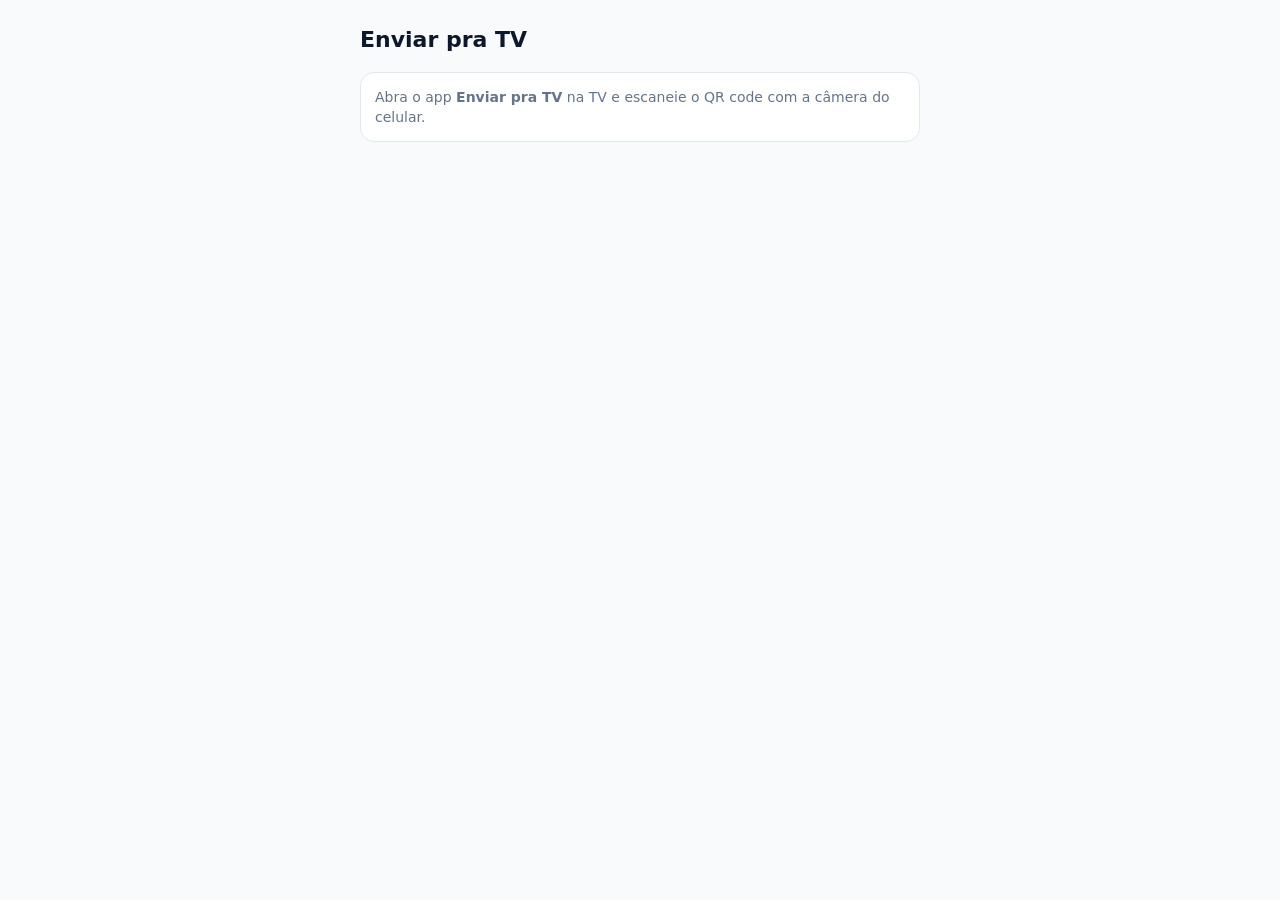
<file: send/index.html>
<!DOCTYPE html>
<html lang="pt-BR">
<head>
<meta charset="utf-8">
<meta name="viewport" content="width=device-width, initial-scale=1, viewport-fit=cover">
<meta name="theme-color" content="#4f46e5">
<title>Enviar pra TV</title>
<link rel="manifest" href="manifest.webmanifest">
<link rel="icon" href="icon-192.png">
<link rel="apple-touch-icon" href="icon-192.png">
<style>
  :root { --bg: #f8fafc; --card: #fff; --text: #0f172a; --muted: #64748b; --line: #e2e8f0; --accent: #4f46e5; --ok: #16a34a; --err: #dc2626; }
  @media (prefers-color-scheme: dark) {
    :root { --bg: #0b1020; --card: #141b2e; --text: #e2e8f0; --muted: #94a3b8; --line: #243049; --accent: #818cf8; --ok: #4ade80; --err: #f87171; }
  }
  * { box-sizing: border-box; }
  body { margin: 0; background: var(--bg); color: var(--text); font: 16px/1.45 -apple-system, system-ui, "Segoe UI", Roboto, sans-serif;
    padding: max(16px, env(safe-area-inset-top)) 16px max(24px, env(safe-area-inset-bottom)); }
  main { max-width: 560px; margin: 0 auto; }
  h1 { font-size: 22px; margin: 8px 0 4px; }
  .sub { color: var(--muted); font-size: 14px; margin-bottom: 16px; }
  .card { background: var(--card); border: 1px solid var(--line); border-radius: 14px; padding: 14px; margin-bottom: 14px; }
  textarea { width: 100%; min-height: 96px; resize: vertical; border: 1px solid var(--line); border-radius: 10px; padding: 10px 12px;
    font: inherit; background: transparent; color: var(--text); }
  .row { display: flex; gap: 8px; margin-top: 10px; flex-wrap: wrap; }
  button, label.btn { flex: 1 1 auto; min-height: 44px; border: 0; border-radius: 10px; padding: 0 14px; font: inherit; font-weight: 600;
    background: var(--line); color: var(--text); display: inline-flex; align-items: center; justify-content: center; cursor: pointer; }
  button.primary { background: var(--accent); color: #fff; }
  button:disabled { opacity: .5; }
  input[type=file] { display: none; }
  .status { min-height: 22px; font-size: 14px; margin-top: 10px; }
  .status.ok { color: var(--ok); } .status.err { color: var(--err); }
  h2 { font-size: 13px; text-transform: uppercase; letter-spacing: .08em; color: var(--muted); margin: 18px 0 8px; }
  ul { list-style: none; padding: 0; margin: 0; }
  li { padding: 10px 0; border-bottom: 1px solid var(--line); font-size: 14px; overflow-wrap: anywhere; }
  li small { color: var(--muted); display: block; }
  .setup { color: var(--muted); font-size: 14px; }
  code { font-size: 13px; overflow-wrap: anywhere; }
</style>
</head>
<body>
<main>
  <h1>Enviar pra TV</h1>
  <div class="sub" id="channel"></div>

  <div id="app" hidden>
    <div class="card">
      <textarea id="text" placeholder="Cole um link (YouTube, vídeo, foto, site) ou escreva um recado"></textarea>
      <div class="row">
        <button id="paste" type="button">Colar</button>
        <button id="send" class="primary" type="button">Enviar</button>
      </div>
      <div class="row">
        <label class="btn" for="file">Foto ou vídeo do celular</label>
        <input id="file" type="file" accept="image/*,video/*,audio/*">
      </div>
      <div id="status" class="status"></div>
    </div>
    <h2>Enviados</h2>
    <ul id="sent"></ul>
  </div>

  <div id="setup" class="card setup" hidden>
    Abra o app <b>Enviar pra TV</b> na TV e escaneie o QR code com a câmera do celular.
  </div>
</main>

<script>
(() => {
  const NTFY = 'https://ntfy.sh/';
  const $ = (id) => document.getElementById(id);

  // Topic comes in the URL fragment from the TV's QR code (never sent to the server) and is remembered.
  const fromHash = new URLSearchParams(location.hash.slice(1)).get('t');
  if (fromHash) { localStorage.setItem('topic', fromHash); history.replaceState(null, '', location.pathname + location.search); }
  const topic = localStorage.getItem('topic');
  if (!topic) { $('setup').hidden = false; return; }
  $('app').hidden = false;
  $('channel').textContent = 'Canal: ' + topic;

  const sent = JSON.parse(localStorage.getItem('sent') || '[]');
  const renderSent = () => {
    $('sent').innerHTML = '';
    sent.slice(0, 15).forEach((s) => {
      const li = document.createElement('li');
      li.textContent = s.text;
      const small = document.createElement('small');
      small.textContent = new Date(s.at).toLocaleString('pt-BR');
      li.appendChild(small);
      $('sent').appendChild(li);
    });
  };
  const remember = (text) => { sent.unshift({ text, at: Date.now() }); localStorage.setItem('sent', JSON.stringify(sent.slice(0, 30))); renderSent(); };
  const status = (msg, cls) => { $('status').textContent = msg; $('status').className = 'status ' + (cls || ''); };

  async function sendText(text) {
    text = (text || '').trim();
    if (!text) { status('Escreva ou cole algo primeiro.', 'err'); return; }
    $('send').disabled = true; status('Enviando…');
    try {
      const r = await fetch(NTFY + topic, { method: 'POST', body: text });
      if (!r.ok) throw new Error('HTTP ' + r.status);
      remember(text); $('text').value = ''; status('Enviado ✓ — abrindo na TV', 'ok');
    } catch (e) { status('Falhou: ' + e.message, 'err'); }
    $('send').disabled = false;
  }

  async function sendFile(file) {
    if (file.size > 15 * 1024 * 1024) { status('Arquivo maior que 15 MB (limite do ntfy.sh).', 'err'); return; }
    status('Enviando ' + file.name + '…');
    try {
      const r = await fetch(NTFY + topic, { method: 'PUT', body: file, headers: { Filename: file.name } });
      if (!r.ok) throw new Error('HTTP ' + r.status);
      remember('📎 ' + file.name); status('Enviado ✓ — abrindo na TV', 'ok');
    } catch (e) { status('Falhou: ' + e.message, 'err'); }
  }

  $('send').onclick = () => sendText($('text').value);
  $('file').onchange = (e) => { if (e.target.files[0]) sendFile(e.target.files[0]); e.target.value = ''; };
  $('paste').onclick = async () => {
    try { $('text').value = await navigator.clipboard.readText(); }
    catch (e) { status('Não consegui ler a área de transferência — cole manualmente.', 'err'); }
  };
  renderSent();

  // Android "Compartilhar" (Web Share Target): ?title=&text=&url= → send right away
  const q = new URLSearchParams(location.search);
  const shared = q.get('url') || (q.get('text') || '').match(/https?:\/\/\S+/)?.[0] || q.get('text');
  if (shared) { history.replaceState(null, '', location.pathname); sendText(shared); }

  if ('serviceWorker' in navigator) navigator.serviceWorker.register('sw.js').catch(() => {});
})();
</script>
</body>
</html>
</file>
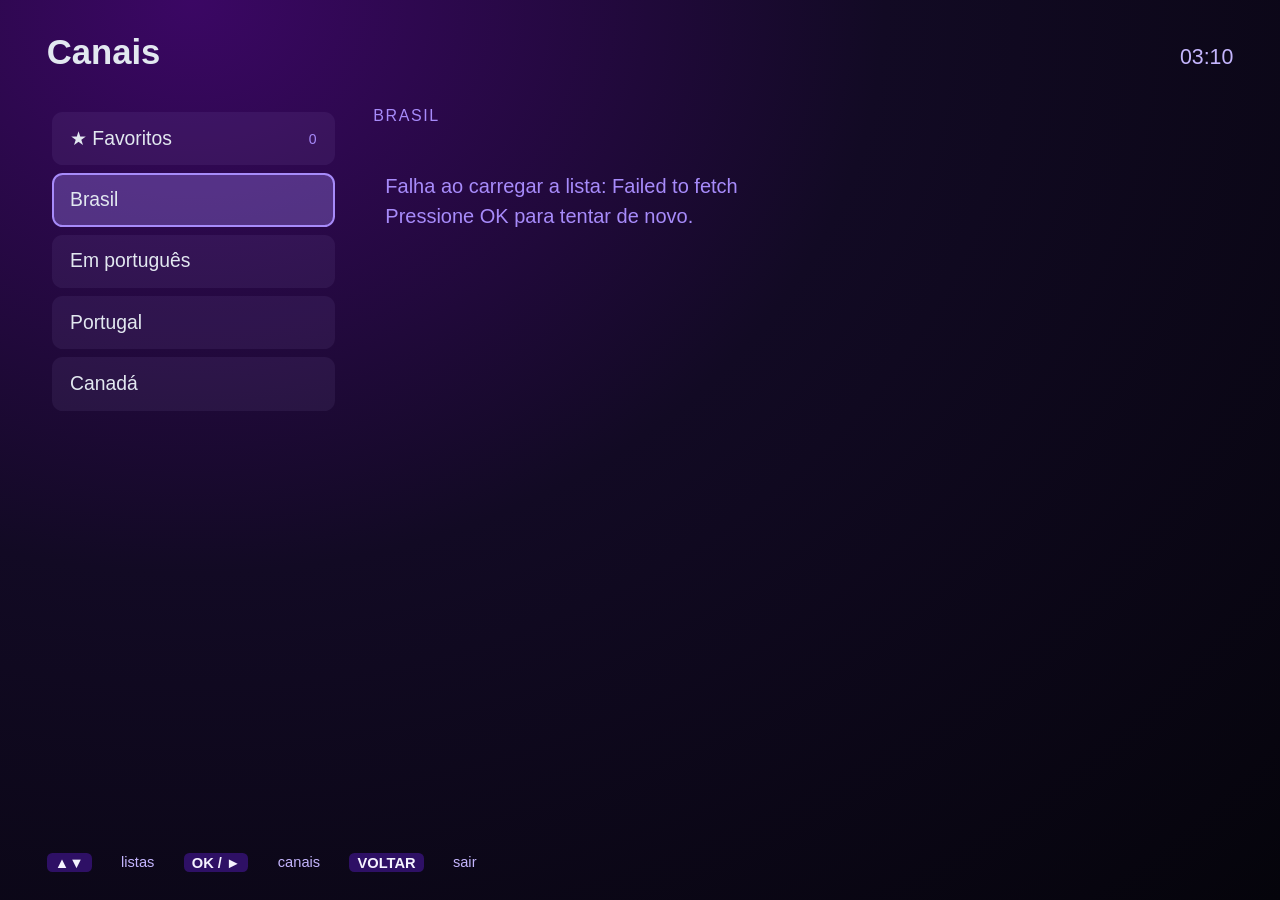
<file: apps/canais/index.html>
<!DOCTYPE html>
<html lang="pt-BR">
<head>
<meta charset="utf-8">
<title>Canais</title>
<link rel="stylesheet" href="style.css">
</head>
<body>
  <div id="browse" class="browse">
    <header>
      <div class="brand">Canais</div>
      <div id="clock" class="clock"></div>
    </header>
    <main>
      <nav id="sources" class="sources"></nav>
      <section class="channels-box">
        <div id="list-title" class="list-title"></div>
        <div id="channels" class="channels"></div>
      </section>
    </main>
    <footer id="hints" class="hints"></footer>
  </div>

  <div id="player" class="player hidden">
    <video id="video" autoplay></video>
    <div id="osd" class="osd"></div>
    <div id="pstatus" class="pstatus"></div>
  </div>

  <script src="app.js"></script>
</body>
</html>
</file>
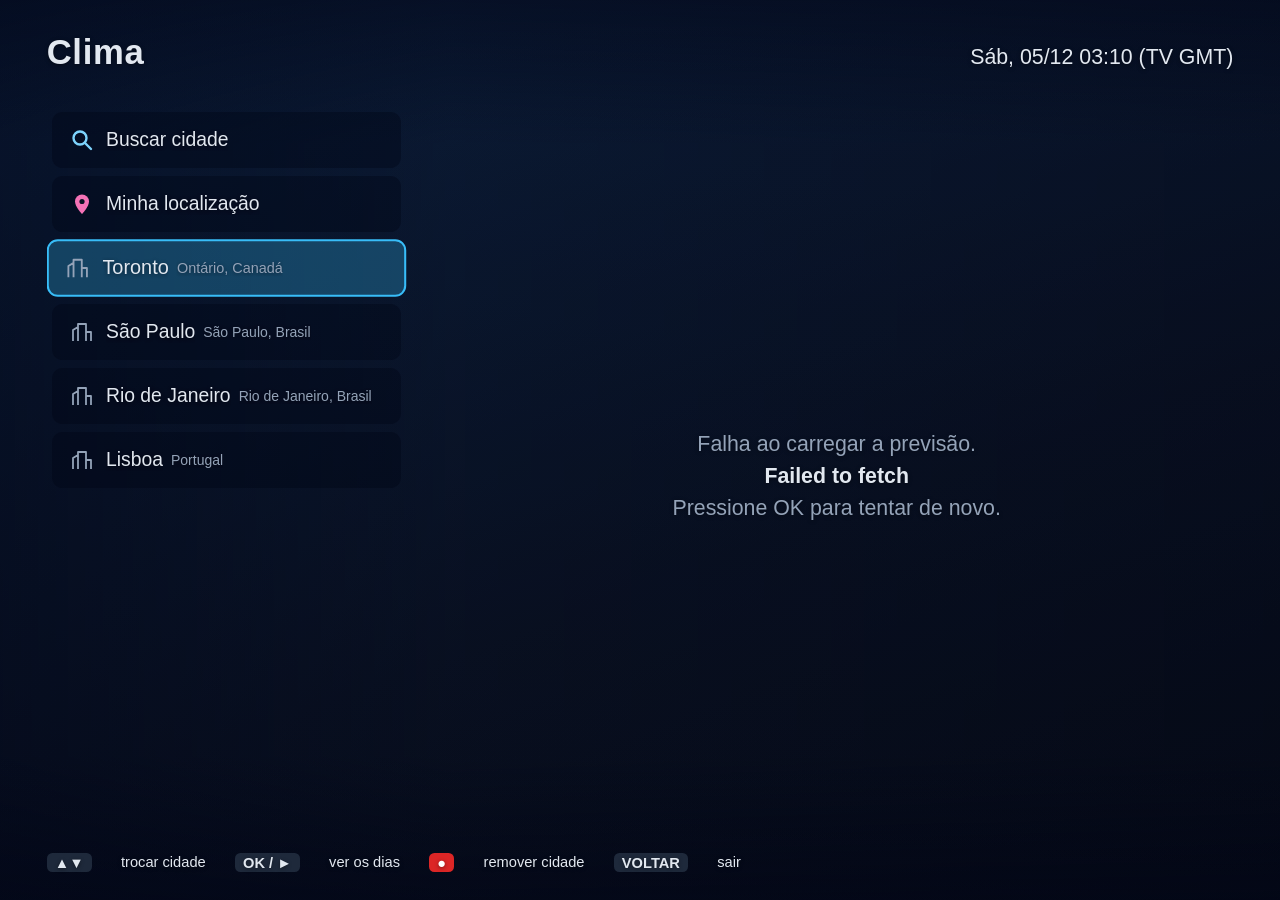
<file: apps/clima/index.html>
<!DOCTYPE html>
<html lang="pt-BR">
<head>
<meta charset="utf-8">
<title>Clima</title>
<link rel="stylesheet" href="style.css">
</head>
<body>
  <div class="scene"></div>
  <div class="scene"></div>
  <div class="scene-shade"></div>

  <header>
    <div class="brand">Clima</div>
    <div id="clock" class="clock"></div>
  </header>

  <main>
    <nav id="list" class="list"></nav>
    <section id="panel" class="panel"></section>
  </main>

  <footer id="hints" class="hints"></footer>

  <div id="search" class="overlay hidden">
    <div class="dialog">
      <div class="dialog-title">Buscar cidade</div>
      <input id="query" type="text" placeholder="Digite o nome da cidade e pressione OK" autocomplete="off">
      <div id="search-status" class="search-status"></div>
      <div id="results" class="results"></div>
    </div>
  </div>

  <script src="app.js"></script>
</body>
</html>
</file>
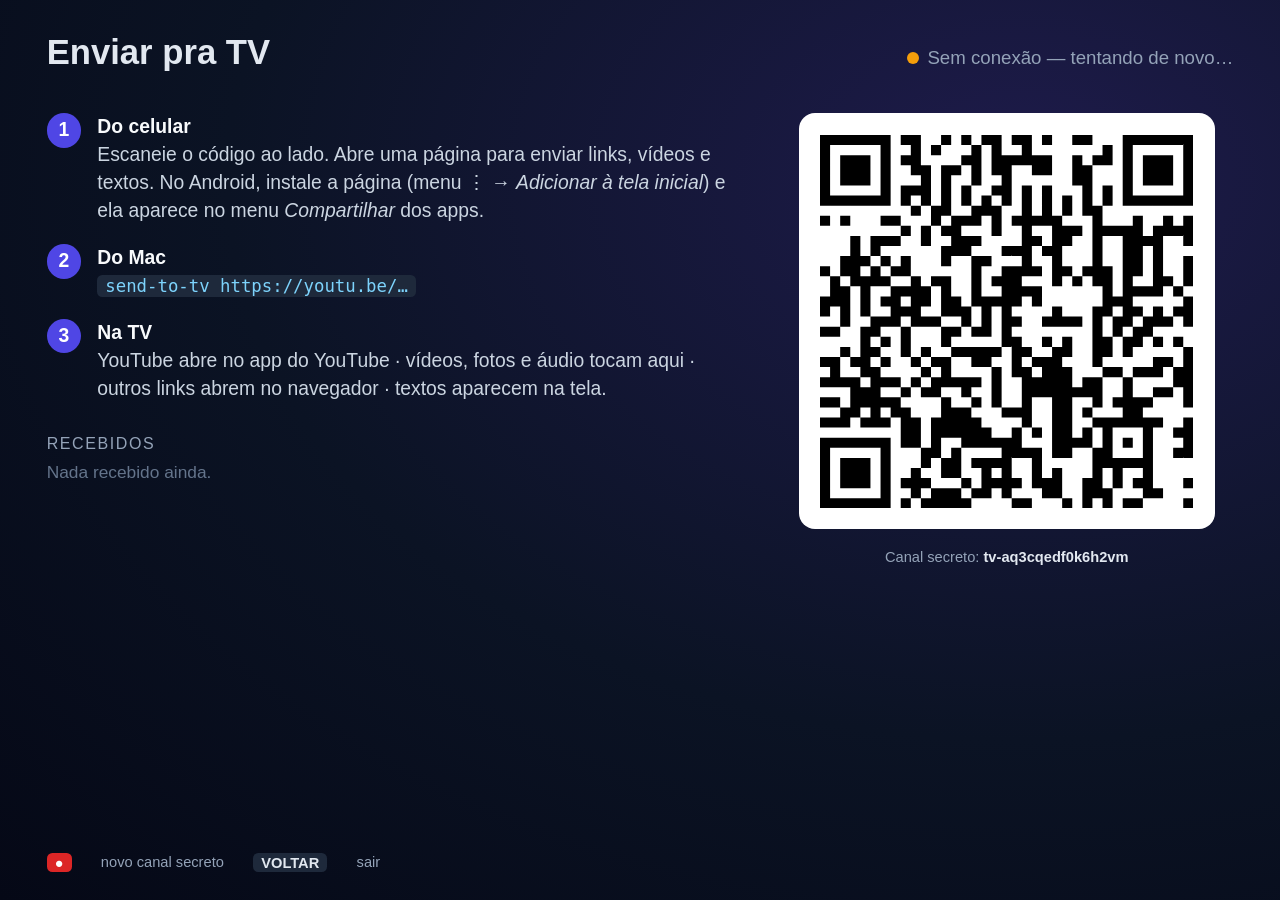
<file: apps/enviar/index.html>
<!DOCTYPE html>
<html lang="pt-BR">
<head>
<meta charset="utf-8">
<title>Enviar pra TV</title>
<link rel="stylesheet" href="style.css">
</head>
<body>
  <header>
    <div class="brand">Enviar pra TV</div>
    <div id="status" class="status"></div>
  </header>

  <main>
    <section class="how">
      <div class="step"><span class="n">1</span><div><b>Do celular</b><br>Escaneie o código ao lado. Abre uma página para enviar links, vídeos e textos.
        No Android, instale a página (menu ⋮ → <i>Adicionar à tela inicial</i>) e ela aparece no menu <i>Compartilhar</i> dos apps.</div></div>
      <div class="step"><span class="n">2</span><div><b>Do Mac</b><br><code>send-to-tv https://youtu.be/…</code></div></div>
      <div class="step"><span class="n">3</span><div><b>Na TV</b><br>YouTube abre no app do YouTube · vídeos, fotos e áudio tocam aqui · outros links abrem no navegador · textos aparecem na tela.</div></div>
      <div class="title">Recebidos</div>
      <div id="history" class="history"></div>
    </section>
    <section class="qr-box">
      <div id="qr" class="qr"></div>
      <div id="channel" class="channel"></div>
    </section>
  </main>

  <footer id="hints" class="hints"></footer>

  <div id="viewer" class="viewer hidden"></div>

  <script src="lib/qrcode.js"></script>
  <script src="app.js"></script>
</body>
</html>
</file>
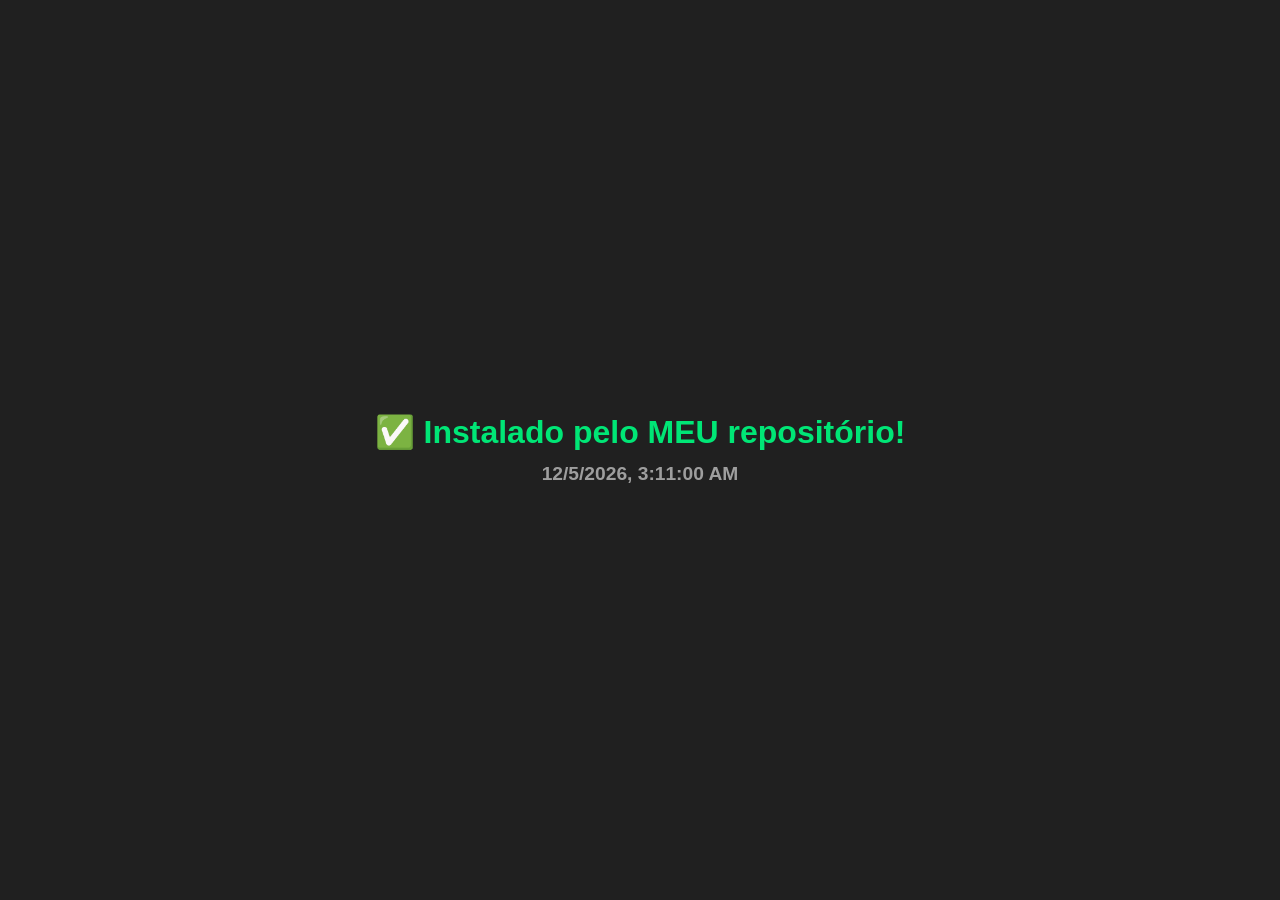
<file: apps/hello-tv/index.html>
<!DOCTYPE html>
<html>
<head>
<title>Hello TV</title>
<style type="text/css">
    body {
        width: 100%;
        height: 100%;
        margin: 0;
        background-color: #202020;
        font-family: sans-serif;
    }
    div {
        position: absolute;
        height: 100%;
        width: 100%;
        display: table;
    }
    h1 {
        display: table-cell;
        vertical-align: middle;
        text-align: center;
        color: #00e676;
    }
    p {
        display: table-cell;
        vertical-align: middle;
        text-align: center;
        color: #cccccc;
        font-size: 1.2em;
    }
</style>
</head>
<body>
    <div>
        <h1>✅ Instalado pelo MEU repositório!<br><span id="clock" style="font-size:0.6em;color:#9e9e9e;"></span></h1>
    </div>
    <script>
        function tick() {
            document.getElementById('clock').textContent = new Date().toLocaleString();
        }
        tick();
        setInterval(tick, 1000);
    </script>
</body>
</html>
</file>
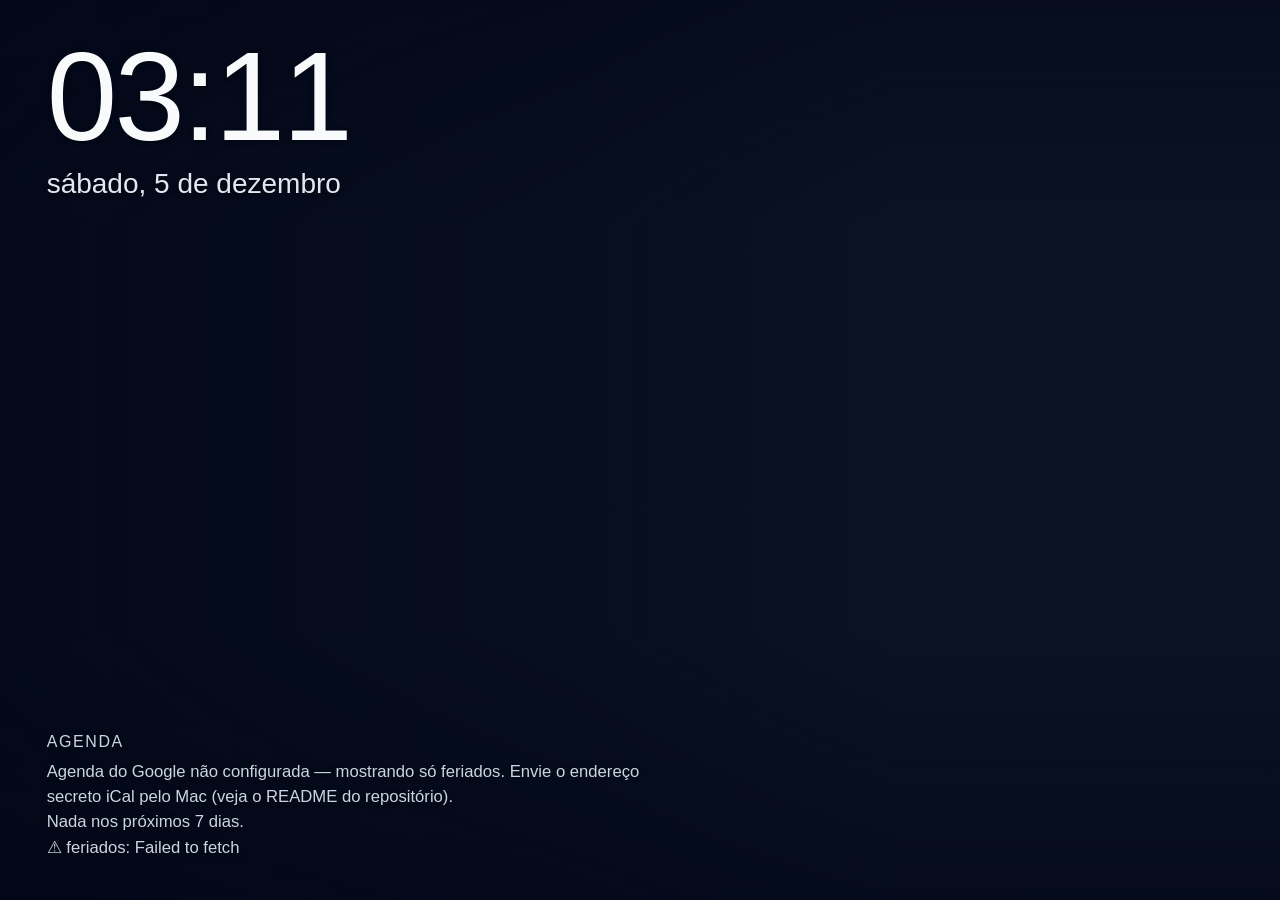
<file: apps/painel/index.html>
<!DOCTYPE html>
<html lang="pt-BR">
<head>
<meta charset="utf-8">
<title>Painel</title>
<link rel="stylesheet" href="style.css">
</head>
<body>
  <div id="bg-a" class="bg"></div>
  <div id="bg-b" class="bg"></div>
  <div class="shade"></div>

  <section class="clock-box">
    <div id="time" class="time"></div>
    <div id="date" class="date"></div>
  </section>

  <section id="weather" class="weather"></section>

  <section id="agenda" class="agenda"></section>

  <div id="caption" class="caption"></div>
  <div id="toast" class="toast hidden"></div>

  <script src="lib/ical.min.js"></script>
  <script src="app.js"></script>
</body>
</html>
</file>
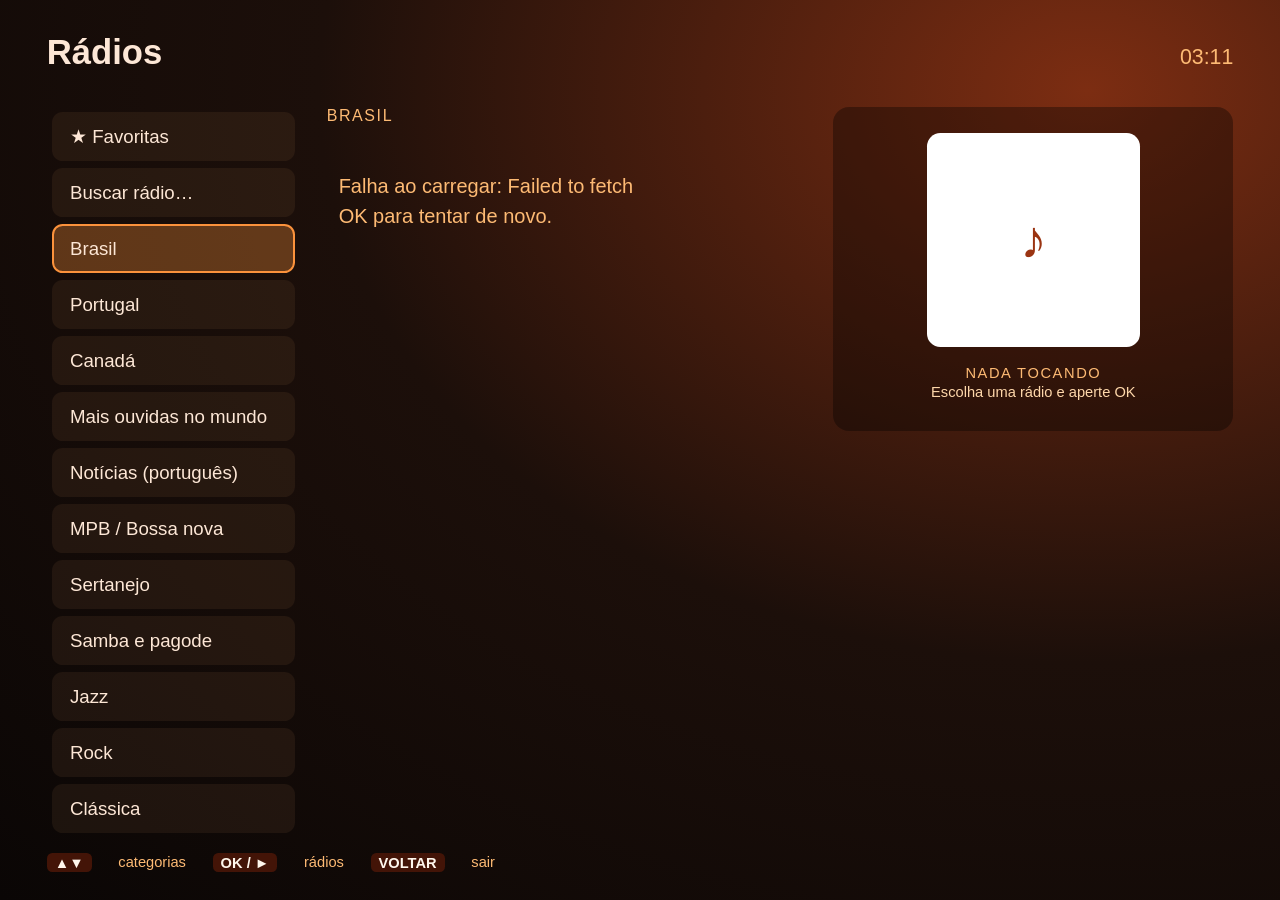
<file: apps/radios/index.html>
<!DOCTYPE html>
<html lang="pt-BR">
<head>
<meta charset="utf-8">
<title>Rádios</title>
<link rel="stylesheet" href="style.css">
</head>
<body>
  <header>
    <div class="brand">Rádios</div>
    <div id="clock" class="clock"></div>
  </header>
  <main>
    <nav id="cats" class="cats"></nav>
    <section class="stations-box">
      <div id="list-title" class="list-title"></div>
      <div id="stations" class="stations"></div>
    </section>
    <aside id="now" class="now"></aside>
  </main>
  <footer id="hints" class="hints"></footer>

  <div id="search" class="overlay hidden">
    <div class="dialog">
      <div class="dialog-title">Buscar rádio</div>
      <input id="query" type="text" placeholder="Nome da rádio ou estilo (ex.: CBN, jazz, sertanejo) e OK" autocomplete="off">
      <div id="search-status" class="search-status"></div>
    </div>
  </div>

  <audio id="audio"></audio>
  <script src="app.js"></script>
</body>
</html>
</file>
<file: apps/canais/style.css>
/* 1920x1080 TV, 1rem = 20px. Chromium 68 (webOS 5): no flex gap. */
html { font-size: calc(100vw / 96); }
* { box-sizing: border-box; }
body { margin: 0; height: 100vh; overflow: hidden; background: #000; color: #e2e8f0; font-family: "LG Smart UI", "Helvetica Neue", Arial, sans-serif; }

.browse { height: 100vh; display: flex; flex-direction: column; padding: 2.5rem 3.5rem 1.5rem;
  background: radial-gradient(ellipse at 15% 0%, #3b0764 0%, #120a24 45%, #05040b 100%); }
.browse.hidden { display: none; }
header { display: flex; justify-content: space-between; align-items: baseline; height: 4.5rem; }
.brand { font-size: 2.6rem; font-weight: 700; }
.clock { font-size: 1.6rem; color: #c4b5fd; }

main { flex: 1; display: flex; min-height: 0; margin-top: 1rem; }
.sources { width: 22rem; margin-right: 2.5rem; padding: 0.4rem; }
.src { display: flex; align-items: center; justify-content: space-between; height: 4rem; padding: 0 1.2rem; margin-bottom: 0.6rem;
  border-radius: 0.8rem; background: rgba(196, 181, 253, 0.07); border: 0.15rem solid transparent; font-size: 1.45rem; }
.src .count { font-size: 1.05rem; color: #a78bfa; }
.src.active { background: rgba(167, 139, 250, 0.18); }
.src.focused { border-color: #a78bfa; background: rgba(167, 139, 250, 0.32); }

.channels-box { flex: 1; min-width: 0; display: flex; flex-direction: column; }
.list-title { font-size: 1.2rem; text-transform: uppercase; letter-spacing: 0.12rem; color: #a78bfa; height: 2.4rem; }
.channels { flex: 1; overflow: hidden; padding: 0.4rem; }
.ch { display: flex; align-items: center; height: 4.4rem; padding: 0 1rem; margin-bottom: 0.5rem; border-radius: 0.8rem;
  background: rgba(196, 181, 253, 0.06); border: 0.15rem solid transparent; }
.ch .logo { flex: none; width: 5.4rem; height: 3.4rem; margin-right: 1.2rem; display: flex; align-items: center; justify-content: center;
  background: rgba(255, 255, 255, 0.92); border-radius: 0.5rem; overflow: hidden; }
.ch .logo img { max-width: 92%; max-height: 88%; }
.ch .logo .ph { color: #4c1d95; font-weight: 700; font-size: 1.4rem; }
.ch .name { flex: 1; font-size: 1.5rem; white-space: nowrap; overflow: hidden; text-overflow: ellipsis; }
.ch .group { flex: none; max-width: 16rem; margin-left: 1rem; font-size: 1.05rem; color: #a78bfa; white-space: nowrap; overflow: hidden; text-overflow: ellipsis; }
.ch .fav { flex: none; width: 2rem; margin-left: 0.6rem; color: #facc15; font-size: 1.4rem; text-align: center; }
.ch.focused { border-color: #a78bfa; background: rgba(167, 139, 250, 0.3); }
.channels.dim .ch.focused { border-color: rgba(167, 139, 250, 0.4); background: rgba(167, 139, 250, 0.12); }
.msg { font-size: 1.5rem; color: #a78bfa; padding: 2rem 0.5rem; line-height: 2.3rem; }

.hints { height: 2.6rem; display: flex; align-items: center; font-size: 1.1rem; color: #c4b5fd; }
.hints span { margin-right: 2.2rem; }
.key { display: inline-block; padding: 0.1rem 0.6rem; border-radius: 0.4rem; background: #2e1065; color: #f5f3ff; margin-right: 0.4rem; font-weight: 600; }
.key.yellow { background: #ca8a04; color: #fff; }

.player { position: fixed; top: 0; left: 0; right: 0; bottom: 0; background: #000; }
.player.hidden { display: none; }
.player video { width: 100%; height: 100%; }
.osd { position: fixed; left: 0; right: 0; bottom: 0; padding: 2.5rem 3.5rem 2rem; display: flex; align-items: center;
  background: linear-gradient(0deg, rgba(0, 0, 0, 0.88), rgba(0, 0, 0, 0)); opacity: 0; transition: opacity 0.4s; }
.osd.show { opacity: 1; }
.osd .logo { width: 9rem; height: 5.6rem; margin-right: 1.6rem; background: rgba(255, 255, 255, 0.92); border-radius: 0.6rem;
  display: flex; align-items: center; justify-content: center; overflow: hidden; }
.osd .logo img { max-width: 92%; max-height: 88%; }
.osd .num { font-size: 1.4rem; color: #a78bfa; }
.osd .name { font-size: 2.4rem; font-weight: 600; }
.osd .meta { font-size: 1.2rem; color: #cbd5e1; margin-top: 0.3rem; }
.osd .help { margin-left: auto; font-size: 1.15rem; color: #cbd5e1; text-align: right; line-height: 2rem; }
.pstatus { position: fixed; left: 50%; top: 45%; transform: translate(-50%, -50%); font-size: 1.8rem; text-align: center; line-height: 2.8rem;
  padding: 1.2rem 2.4rem; border-radius: 1rem; background: rgba(0, 0, 0, 0.6); }
.pstatus:empty { display: none; }
.pstatus.err { color: #fca5a5; }
</file>
<file: apps/clima/style.css>
/* Designed for a 1920x1080 TV: 1rem = 20px at full width. Chromium 68 (webOS 5): no flex gap. */
html { font-size: calc(100vw / 96); }

* { box-sizing: border-box; }

body {
  margin: 0;
  text-shadow: 0 0.08rem 0.3rem rgba(0, 0, 0, 0.45);
  height: 100vh;
  overflow: hidden;
  background: linear-gradient(160deg, #0f2647 0%, #0b1324 60%, #070b15 100%);
  color: #e2e8f0;
  font-family: "LG Smart UI", "Helvetica Neue", Arial, sans-serif;
  display: flex;
  flex-direction: column;
  padding: 2.5rem 3.5rem 1.5rem; /* TV safe area */
}

header, main, footer { position: relative; z-index: 1; }

/* ---------- animated weather scene (two layers crossfade) ---------- */
.scene { position: fixed; top: 0; left: 0; right: 0; bottom: 0; overflow: hidden; opacity: 0; transition: opacity 2.5s ease; z-index: 0; }
.scene.show { opacity: 1; }
.scene-shade { position: fixed; top: 0; left: 0; right: 0; bottom: 0; z-index: 0;
  background:
    linear-gradient(180deg, rgba(2, 6, 23, 0.5) 0%, rgba(2, 6, 23, 0) 16%, rgba(2, 6, 23, 0) 84%, rgba(2, 6, 23, 0.6) 100%),
    linear-gradient(90deg, rgba(2, 6, 23, 0.55) 0%, rgba(2, 6, 23, 0.25) 35%, rgba(2, 6, 23, 0.35) 100%); }

.sky-clear-day   { background: linear-gradient(180deg, #1d6fd8 0%, #4f9ef0 55%, #9cc9f5 100%); }
.sky-partly-day  { background: linear-gradient(180deg, #2b6cb0 0%, #5f9ad8 55%, #a9c6e6 100%); }
.sky-cloud-day   { background: linear-gradient(180deg, #4b5563 0%, #6b7280 55%, #9ca3af 100%); }
.sky-fog-day     { background: linear-gradient(180deg, #6b7280 0%, #9ca3af 60%, #cbd5e1 100%); }
.sky-rain-day    { background: linear-gradient(180deg, #273444 0%, #3f4f63 55%, #64748b 100%); }
.sky-snow-day    { background: linear-gradient(180deg, #64748b 0%, #94a3b8 55%, #cbd5e1 100%); }
.sky-storm-day   { background: linear-gradient(180deg, #1c1830 0%, #2f2a4a 55%, #4b4468 100%); }
.sky-clear-night { background: linear-gradient(180deg, #020617 0%, #0b1a3a 60%, #1a2c55 100%); }
.sky-partly-night{ background: linear-gradient(180deg, #030712 0%, #0f1d3d 60%, #1f2f52 100%); }
.sky-cloud-night { background: linear-gradient(180deg, #0b0f19 0%, #161d2b 60%, #252e3f 100%); }
.sky-fog-night   { background: linear-gradient(180deg, #111827 0%, #1f2937 60%, #374151 100%); }
.sky-rain-night  { background: linear-gradient(180deg, #050a14 0%, #0f1a2b 60%, #1e293b 100%); }
.sky-snow-night  { background: linear-gradient(180deg, #0f172a 0%, #1e293b 60%, #334155 100%); }
.sky-storm-night { background: linear-gradient(180deg, #07050f 0%, #15112a 60%, #251f40 100%); }

.scene i { position: absolute; display: block; will-change: transform, opacity; }
.star { width: 0.18rem; height: 0.18rem; border-radius: 50%; background: #fff; animation: twinkle 4s ease-in-out infinite; }
@keyframes twinkle { 0%, 100% { opacity: 0.2; } 50% { opacity: 1; } }
.sun-glow { right: 6%; top: -12rem; width: 34rem; height: 34rem; border-radius: 50%;
  background: radial-gradient(circle, rgba(253, 230, 138, 0.95) 0%, rgba(251, 191, 36, 0.45) 25%, rgba(251, 191, 36, 0) 65%); }
.cloud { left: -60rem; height: 12rem; border-radius: 50%; animation: drift linear infinite;
  background: radial-gradient(ellipse at center, rgba(241, 245, 249, 0.55) 0%, rgba(241, 245, 249, 0.25) 45%, rgba(241, 245, 249, 0) 70%); }
.sky-rain-day .cloud, .sky-storm-day .cloud, .scene[class*="-night"] .cloud {
  background: radial-gradient(ellipse at center, rgba(148, 163, 184, 0.4) 0%, rgba(148, 163, 184, 0.15) 45%, rgba(148, 163, 184, 0) 70%); }
@keyframes drift { from { transform: translateX(0); } to { transform: translateX(160rem); } }
.drop { top: -12%; width: 0.16rem; height: 5.5rem; background: linear-gradient(180deg, rgba(186, 230, 253, 0), rgba(186, 230, 253, 0.65));
  animation: fall linear infinite; }
@keyframes fall { from { transform: translate3d(0, 0, 0) rotate(12deg); } to { transform: translate3d(-12rem, 120vh, 0) rotate(12deg); } }
.flake { top: -5%; border-radius: 50%; background: rgba(255, 255, 255, 0.9); animation: snow linear infinite; }
@keyframes snow { 0% { transform: translate3d(0, 0, 0); } 50% { transform: translate3d(2.5rem, 55vh, 0); } 100% { transform: translate3d(-1.5rem, 110vh, 0); } }
.mist { left: -40%; width: 180%; height: 14rem; border-radius: 50%; animation: mist ease-in-out infinite alternate;
  background: radial-gradient(ellipse at center, rgba(226, 232, 240, 0.35) 0%, rgba(226, 232, 240, 0) 70%); }
@keyframes mist { from { transform: translateX(-8rem); } to { transform: translateX(8rem); } }
.flash { top: 0; left: 0; right: 0; bottom: 0; background: #e0e7ff; opacity: 0; animation: flash 9s infinite; }
@keyframes flash { 0%, 90%, 94%, 100% { opacity: 0; } 91% { opacity: 0.45; } 92% { opacity: 0.05; } 93% { opacity: 0.3; } }

header { display: flex; justify-content: space-between; align-items: baseline; height: 4.5rem; }
.brand { font-size: 2.6rem; font-weight: 700; letter-spacing: 0.05rem; }
.clock { font-size: 1.6rem; color: #e2e8f0; }

main { flex: 1; display: flex; min-height: 0; margin-top: 1rem; }

/* ---------- city list ---------- */
.list { width: 27rem; overflow: hidden; padding: 0.4rem; margin-right: 2.5rem; }
.item {
  display: flex; align-items: center;
  height: 4.2rem; padding: 0 1.2rem; margin-bottom: 0.6rem;
  border-radius: 0.8rem; background: rgba(2, 6, 23, 0.38);
  border: 0.15rem solid transparent;
  font-size: 1.45rem; white-space: nowrap; overflow: hidden;
}
.item svg { width: 1.8rem; height: 1.8rem; margin-right: 0.9rem; flex: none; }
.item .name { overflow: hidden; text-overflow: ellipsis; }
.item .sub { color: #94a3b8; font-size: 1.05rem; margin-left: 0.6rem; overflow: hidden; text-overflow: ellipsis; }
.item.active { background: rgba(56, 189, 248, 0.14); }
.item.focused { border-color: #38bdf8; background: rgba(56, 189, 248, 0.28); transform: scale(1.03); }
.list.dim .item.focused { border-color: rgba(56, 189, 248, 0.45); transform: none; }

/* ---------- weather panel ---------- */
.panel { flex: 1; min-width: 0; display: flex; flex-direction: column; }
.place { font-size: 2.2rem; font-weight: 600; }
.place .sub { font-size: 1.3rem; color: #94a3b8; font-weight: 400; margin-left: 0.8rem; }
.place .city-time { float: right; font-size: 1.6rem; font-weight: 400; color: #e2e8f0; margin-top: 0.4rem; }

.now { display: flex; align-items: center; margin-top: 1rem; }
.now .big-icon { width: 8.5rem; height: 8.5rem; margin-right: 1.2rem; flex: none; }
.now .temp { font-size: 6.5rem; font-weight: 300; line-height: 1; }
.now .cond { font-size: 1.7rem; margin-top: 0.4rem; }
.now .arc { flex: 1; min-width: 0; margin: 0 1.8rem; }
.now .arc svg { display: block; width: 100%; height: 7.6rem; }
.arc-caption { text-align: center; font-size: 1.15rem; color: #cbd5e1; margin-top: 0.2rem; }
.arc-caption b { color: #f8fafc; }
.now .facts { flex: none; margin-left: auto; font-size: 1.3rem; color: #cbd5e1; line-height: 2.1rem; text-align: right; }
.now .facts b { color: #f8fafc; font-weight: 600; }

.section-title { font-size: 1.2rem; color: #94a3b8; text-transform: uppercase; letter-spacing: 0.1rem; margin: 1.6rem 0 0.7rem; }

.hours { display: flex; }
.hour {
  flex: 1; text-align: center; padding: 0.7rem 0; margin-right: 0.6rem;
  border-radius: 0.8rem; background: rgba(2, 6, 23, 0.38);
}
.hour:last-child { margin-right: 0; }
.hour .t { font-size: 1.1rem; color: #94a3b8; }
.hour svg { width: 3rem; height: 3rem; margin: 0.3rem 0; }
.hour .v { font-size: 1.45rem; }
.hour .p { font-size: 1rem; color: #7dd3fc; height: 1.2rem; }

.days { display: flex; }
.day {
  flex: 1; text-align: center; padding: 0.8rem 0; margin-right: 0.6rem;
  border-radius: 0.8rem; background: rgba(2, 6, 23, 0.38);
  border: 0.15rem solid transparent;
}
.day:last-child { margin-right: 0; }
.day .d { font-size: 1.25rem; font-weight: 600; }
.day .dt { font-size: 0.95rem; color: #94a3b8; }
.day svg { width: 3.4rem; height: 3.4rem; margin: 0.3rem 0; }
.day .mx { font-size: 1.45rem; }
.day .mn { font-size: 1.15rem; color: #94a3b8; margin-left: 0.4rem; }
.day .p { font-size: 1rem; color: #7dd3fc; height: 1.2rem; }
.day.selected { background: rgba(56, 189, 248, 0.14); }
.day.focused { border-color: #38bdf8; background: rgba(56, 189, 248, 0.28); transform: scale(1.04); }

.message { margin: auto; text-align: center; font-size: 1.6rem; color: #94a3b8; max-width: 40rem; line-height: 2.4rem; }
.message b { color: #e2e8f0; }

/* ---------- footer hints ---------- */
.hints { height: 2.6rem; display: flex; align-items: center; font-size: 1.1rem; color: #e2e8f0; }
.hints span { margin-right: 2.2rem; }
.key { display: inline-block; padding: 0.1rem 0.6rem; border-radius: 0.4rem; background: #1e293b; color: #e2e8f0; margin-right: 0.4rem; font-weight: 600; }
.key.red { background: #dc2626; color: #fff; }

/* ---------- search overlay ---------- */
.overlay { position: fixed; top: 0; left: 0; right: 0; bottom: 0; background: rgba(2, 6, 23, 0.82); display: flex; align-items: flex-start; justify-content: center; padding-top: 7rem; }
.hidden { display: none; }
.dialog { width: 56rem; background: #0f1b33; border-radius: 1.2rem; padding: 2rem 2.4rem; border: 0.1rem solid #1e3a5f; }
.dialog-title { font-size: 1.8rem; font-weight: 600; margin-bottom: 1.2rem; }
#query {
  width: 100%; font-size: 1.6rem; padding: 0.9rem 1.2rem; border-radius: 0.8rem;
  border: 0.15rem solid #334155; background: #020617; color: #f8fafc; outline: none;
}
#query.focused { border-color: #38bdf8; }
.search-status { font-size: 1.2rem; color: #94a3b8; min-height: 2.4rem; margin-top: 0.8rem; }
.results { max-height: 27rem; overflow: hidden; padding: 0.3rem; } /* ~6 rows; focus scrolls the rest */
.results .item { height: 3.8rem; }
</file>
<file: apps/enviar/style.css>
/* 1920x1080 TV, 1rem = 20px. Chromium 68 (webOS 5): no flex gap. */
html { font-size: calc(100vw / 96); }
* { box-sizing: border-box; }
body {
  margin: 0; height: 100vh; overflow: hidden; display: flex; flex-direction: column;
  padding: 2.5rem 3.5rem 1.5rem;
  background: radial-gradient(ellipse at 80% 20%, #1e1b4b 0%, #0b1324 55%, #050816 100%);
  color: #e2e8f0; font-family: "LG Smart UI", "Helvetica Neue", Arial, sans-serif;
}
header { display: flex; justify-content: space-between; align-items: baseline; height: 4.5rem; }
.brand { font-size: 2.6rem; font-weight: 700; }
.status { font-size: 1.4rem; color: #94a3b8; }
.status .dot { display: inline-block; width: 0.9rem; height: 0.9rem; border-radius: 50%; margin-right: 0.6rem; background: #f59e0b; }
.status.ok .dot { background: #22c55e; }

main { flex: 1; display: flex; min-height: 0; margin-top: 1.5rem; }
.how { flex: 1; min-width: 0; margin-right: 4rem; display: flex; flex-direction: column; }
.step { display: flex; align-items: flex-start; font-size: 1.45rem; line-height: 2.1rem; color: #cbd5e1; margin-bottom: 1.4rem; }
.step b { color: #f8fafc; }
.step code { font-size: 1.3rem; background: #1e293b; padding: 0.1rem 0.6rem; border-radius: 0.4rem; color: #7dd3fc; }
.step .n { flex: none; width: 2.6rem; height: 2.6rem; line-height: 2.6rem; text-align: center; border-radius: 50%;
  background: #4f46e5; color: #fff; font-weight: 700; margin-right: 1.2rem; }

.title { font-size: 1.2rem; text-transform: uppercase; letter-spacing: 0.12rem; color: #94a3b8; margin: 1rem 0 0.7rem; }
.history { flex: 1; overflow: hidden; }
.item { display: flex; align-items: center; height: 3.6rem; padding: 0 1.2rem; margin-bottom: 0.5rem; border-radius: 0.8rem;
  background: rgba(148, 163, 184, 0.08); border: 0.15rem solid transparent; font-size: 1.3rem; white-space: nowrap; overflow: hidden; }
.item .kind { flex: none; width: 7rem; font-size: 1.05rem; font-weight: 600; color: #a5b4fc; text-transform: uppercase; }
.item .text { flex: 1; overflow: hidden; text-overflow: ellipsis; }
.item .time { flex: none; margin-left: 1rem; color: #94a3b8; font-size: 1.1rem; }
.item.focused { border-color: #818cf8; background: rgba(129, 140, 248, 0.22); }
.empty { font-size: 1.3rem; color: #64748b; }

.qr-box { flex: none; width: 34rem; text-align: center; }
.qr { background: #fff; border-radius: 1.2rem; padding: 1.6rem; display: inline-block; }
.qr svg, .qr img { display: block; width: 28rem; height: 28rem; }
.channel { margin-top: 1rem; font-size: 1.1rem; color: #94a3b8; line-height: 1.7rem; word-break: break-all; }
.channel b { color: #e2e8f0; }

.hints { height: 2.6rem; display: flex; align-items: center; font-size: 1.1rem; color: #94a3b8; }
.hints span { margin-right: 2.2rem; }
.key { display: inline-block; padding: 0.1rem 0.6rem; border-radius: 0.4rem; background: #1e293b; color: #e2e8f0; margin-right: 0.4rem; font-weight: 600; }
.key.red { background: #dc2626; color: #fff; }

/* full-screen viewer for text / image / video / audio */
.viewer { position: fixed; top: 0; left: 0; right: 0; bottom: 0; background: #000; display: flex; align-items: center; justify-content: center; }
.viewer.hidden { display: none; }
.viewer img, .viewer video { max-width: 100%; max-height: 100%; }
.viewer video { width: 100%; height: 100%; }
.viewer .note { max-width: 70rem; padding: 3rem 4rem; border-radius: 1.5rem; background: #fef3c7; color: #1c1917;
  font-size: 3rem; line-height: 4.2rem; white-space: pre-wrap; word-wrap: break-word; box-shadow: 0 1rem 3rem rgba(0, 0, 0, 0.5); }
.viewer .note .from { font-size: 1.4rem; color: #78716c; margin-bottom: 1rem; }
.viewer .audio { text-align: center; font-size: 2rem; color: #e2e8f0; }
.viewer .audio audio { width: 60rem; margin-top: 2rem; }
.viewer .bar { position: fixed; left: 0; right: 0; bottom: 0; padding: 1rem 3.5rem 1.5rem; font-size: 1.2rem; color: #cbd5e1;
  background: linear-gradient(0deg, rgba(0, 0, 0, 0.8), rgba(0, 0, 0, 0)); white-space: nowrap; overflow: hidden; text-overflow: ellipsis; }
.viewer .err { font-size: 1.8rem; color: #fca5a5; text-align: center; line-height: 2.8rem; }
</file>
<file: apps/painel/style.css>
/* 1920x1080 TV, 1rem = 20px. Chromium 68 (webOS 5): no flex gap. */
html { font-size: calc(100vw / 96); }
* { box-sizing: border-box; }

body {
  margin: 0; height: 100vh; overflow: hidden;
  background: #0b1324; color: #f8fafc;
  font-family: "LG Smart UI", "Helvetica Neue", Arial, sans-serif;
  text-shadow: 0 0.1rem 0.4rem rgba(0, 0, 0, 0.55);
}

/* two stacked layers for crossfading photos */
.bg { position: fixed; top: 0; left: 0; right: 0; bottom: 0; background-size: cover; background-position: center; opacity: 0; transition: opacity 2.5s ease; }
.bg.show { opacity: 1; }
.shade {
  position: fixed; top: 0; left: 0; right: 0; bottom: 0;
  background:
    linear-gradient(90deg, rgba(2, 6, 23, 0.72) 0%, rgba(2, 6, 23, 0.35) 45%, rgba(2, 6, 23, 0) 70%),
    linear-gradient(0deg, rgba(2, 6, 23, 0.55) 0%, rgba(2, 6, 23, 0) 30%),
    linear-gradient(180deg, rgba(2, 6, 23, 0.45) 0%, rgba(2, 6, 23, 0) 25%);
}

section, .caption, .toast { position: fixed; }

/* safe area: 3.5rem horizontal, 2.5rem vertical */
.clock-box { top: 2.5rem; left: 3.5rem; }
.time { font-size: 9.5rem; font-weight: 300; line-height: 1; letter-spacing: -0.2rem; }
.date { font-size: 2.1rem; margin-top: 0.6rem; color: #e2e8f0; }

.weather { top: 3rem; right: 3.5rem; text-align: right; }
.weather .row { display: flex; align-items: center; justify-content: flex-end; }
.weather .big-icon { width: 6.5rem; height: 6.5rem; margin-right: 0.8rem; filter: drop-shadow(0 0.1rem 0.3rem rgba(0,0,0,0.5)); }
.weather .temp { font-size: 5.5rem; font-weight: 300; line-height: 1; }
.weather .cond { font-size: 1.5rem; color: #e2e8f0; margin-top: 0.3rem; }
.weather .city { font-size: 1.2rem; color: #cbd5e1; margin-top: 0.2rem; }
.weather .days { display: flex; justify-content: flex-end; margin-top: 1rem; }
.weather .day { width: 6.4rem; text-align: center; padding: 0.5rem 0; margin-left: 0.6rem; border-radius: 0.8rem; background: rgba(2, 6, 23, 0.35); }
.weather .day .d { font-size: 1.1rem; font-weight: 600; }
.weather .day svg { width: 2.8rem; height: 2.8rem; }
.weather .day .t { font-size: 1.1rem; }
.weather .day .t span { color: #cbd5e1; margin-left: 0.3rem; }

.agenda { left: 3.5rem; bottom: 3rem; width: 46rem; }
.agenda.hidden { display: none; }
.agenda .title { font-size: 1.2rem; text-transform: uppercase; letter-spacing: 0.12rem; color: #cbd5e1; margin-bottom: 0.6rem; }
.agenda .group { font-size: 1.25rem; font-weight: 600; color: #7dd3fc; margin: 0.9rem 0 0.3rem; }
.agenda .ev { display: flex; align-items: baseline; font-size: 1.55rem; line-height: 2.3rem; }
.agenda .ev .when { width: 7.5rem; flex: none; color: #e2e8f0; font-variant-numeric: tabular-nums; }
.agenda .ev .what { white-space: nowrap; overflow: hidden; text-overflow: ellipsis; }
.agenda .ev.holiday .what { color: #fcd34d; }
.agenda .ev.now .when { color: #4ade80; }
.agenda .note { font-size: 1.25rem; color: #cbd5e1; line-height: 1.9rem; }

.caption { right: 3.5rem; bottom: 2.5rem; max-width: 52rem; text-align: right; font-size: 1.05rem; color: #e2e8f0; opacity: 0.85; }
.caption b { font-size: 1.3rem; display: block; margin-bottom: 0.2rem; }

.toast { left: 50%; top: 45%; transform: translateX(-50%); background: rgba(2, 6, 23, 0.85); padding: 1rem 2rem; border-radius: 1rem; font-size: 1.5rem; }
.toast.hidden { display: none; }
</file>
<file: apps/radios/style.css>
/* 1920x1080 TV, 1rem = 20px. Chromium 68 (webOS 5): no flex gap. */
html { font-size: calc(100vw / 96); }
* { box-sizing: border-box; }
body { margin: 0; height: 100vh; overflow: hidden; display: flex; flex-direction: column; padding: 2.5rem 3.5rem 1.5rem;
  background: radial-gradient(ellipse at 85% 10%, #7c2d12 0%, #1c0f0a 50%, #0a0605 100%);
  color: #fde7d6; font-family: "LG Smart UI", "Helvetica Neue", Arial, sans-serif; }
header { display: flex; justify-content: space-between; align-items: baseline; height: 4.5rem; }
.brand { font-size: 2.6rem; font-weight: 700; }
.clock { font-size: 1.6rem; color: #fdba74; }

main { flex: 1; display: flex; min-height: 0; margin-top: 1rem; }
.cats { width: 19rem; margin-right: 2rem; padding: 0.4rem; overflow: hidden; }
.cat { height: 3.7rem; line-height: 3.4rem; padding: 0 1.2rem; margin-bottom: 0.5rem; border-radius: 0.8rem; font-size: 1.4rem;
  background: rgba(253, 186, 116, 0.07); border: 0.15rem solid transparent; white-space: nowrap; overflow: hidden; text-overflow: ellipsis; }
.cat.active { background: rgba(251, 146, 60, 0.18); }
.cat.focused { border-color: #fb923c; background: rgba(251, 146, 60, 0.32); }

.stations-box { flex: 1; min-width: 0; display: flex; flex-direction: column; }
.list-title { font-size: 1.2rem; text-transform: uppercase; letter-spacing: 0.12rem; color: #fdba74; height: 2.4rem; }
.stations { flex: 1; overflow: hidden; padding: 0.4rem; }
.st { display: flex; align-items: center; height: 4.4rem; padding: 0 1rem; margin-bottom: 0.5rem; border-radius: 0.8rem;
  background: rgba(253, 186, 116, 0.06); border: 0.15rem solid transparent; }
.st .logo { flex: none; width: 3.4rem; height: 3.4rem; margin-right: 1.1rem; border-radius: 0.5rem; overflow: hidden; background: #fff;
  display: flex; align-items: center; justify-content: center; color: #9a3412; font-weight: 700; font-size: 1.3rem; }
.st .logo img { width: 100%; height: 100%; object-fit: contain; }
.st .info { flex: 1; min-width: 0; }
.st .name { font-size: 1.45rem; white-space: nowrap; overflow: hidden; text-overflow: ellipsis; }
.st .tags { font-size: 1rem; color: #fdba74; white-space: nowrap; overflow: hidden; text-overflow: ellipsis; }
.st .q { flex: none; margin-left: 1rem; font-size: 1rem; color: #fed7aa; text-align: right; }
.st .fav { flex: none; width: 2rem; margin-left: 0.4rem; color: #facc15; font-size: 1.4rem; text-align: center; }
.st.playing .name { color: #fb923c; font-weight: 600; }
.st.focused { border-color: #fb923c; background: rgba(251, 146, 60, 0.3); }
.stations.dim .st.focused { border-color: rgba(251, 146, 60, 0.4); background: rgba(251, 146, 60, 0.12); }
.msg { font-size: 1.5rem; color: #fdba74; padding: 2rem 0.5rem; line-height: 2.3rem; }

.now { flex: none; width: 30rem; margin-left: 2.5rem; padding: 2rem; border-radius: 1.2rem; background: rgba(0, 0, 0, 0.35); text-align: center; align-self: flex-start; }
.now .big { width: 16rem; height: 16rem; margin: 0 auto 1.4rem; border-radius: 1rem; overflow: hidden; background: #fff;
  display: flex; align-items: center; justify-content: center; font-size: 4rem; font-weight: 700; color: #9a3412; }
.now .big img { width: 100%; height: 100%; object-fit: contain; }
.now .state { font-size: 1.1rem; text-transform: uppercase; letter-spacing: 0.12rem; color: #fdba74; }
.now .title { font-size: 1.9rem; font-weight: 600; margin: 0.5rem 0; }
.now .meta { font-size: 1.1rem; color: #fed7aa; line-height: 1.7rem; }
.now .err { color: #fca5a5; font-size: 1.2rem; margin-top: 0.8rem; }
.eq { display: flex; justify-content: center; align-items: flex-end; height: 3rem; margin: 1rem 0 0.4rem; }
.eq i { display: block; width: 0.6rem; margin: 0 0.18rem; background: #fb923c; border-radius: 0.2rem; animation: eq 0.9s ease-in-out infinite; }
.eq i:nth-child(2) { animation-delay: -0.3s; } .eq i:nth-child(3) { animation-delay: -0.6s; } .eq i:nth-child(4) { animation-delay: -0.15s; } .eq i:nth-child(5) { animation-delay: -0.45s; }
.eq.paused i { animation-play-state: paused; opacity: 0.4; }
@keyframes eq { 0%, 100% { height: 0.6rem; } 50% { height: 3rem; } }

.hints { height: 2.6rem; display: flex; align-items: center; font-size: 1.1rem; color: #fdba74; }
.hints span { margin-right: 2rem; }
.key { display: inline-block; padding: 0.1rem 0.6rem; border-radius: 0.4rem; background: #431407; color: #fff7ed; margin-right: 0.4rem; font-weight: 600; }
.key.yellow { background: #ca8a04; }

.overlay { position: fixed; top: 0; left: 0; right: 0; bottom: 0; background: rgba(10, 6, 5, 0.85); display: flex; justify-content: center; align-items: flex-start; padding-top: 9rem; }
.overlay.hidden { display: none; }
.dialog { width: 56rem; background: #1c0f0a; border: 0.1rem solid #7c2d12; border-radius: 1.2rem; padding: 2rem 2.4rem; }
.dialog-title { font-size: 1.8rem; font-weight: 600; margin-bottom: 1.2rem; }
#query { width: 100%; font-size: 1.6rem; padding: 0.9rem 1.2rem; border-radius: 0.8rem; border: 0.15rem solid #fb923c; background: #0a0605; color: #fff7ed; outline: none; }
.search-status { font-size: 1.2rem; color: #fdba74; min-height: 2rem; margin-top: 0.8rem; }
</file>
